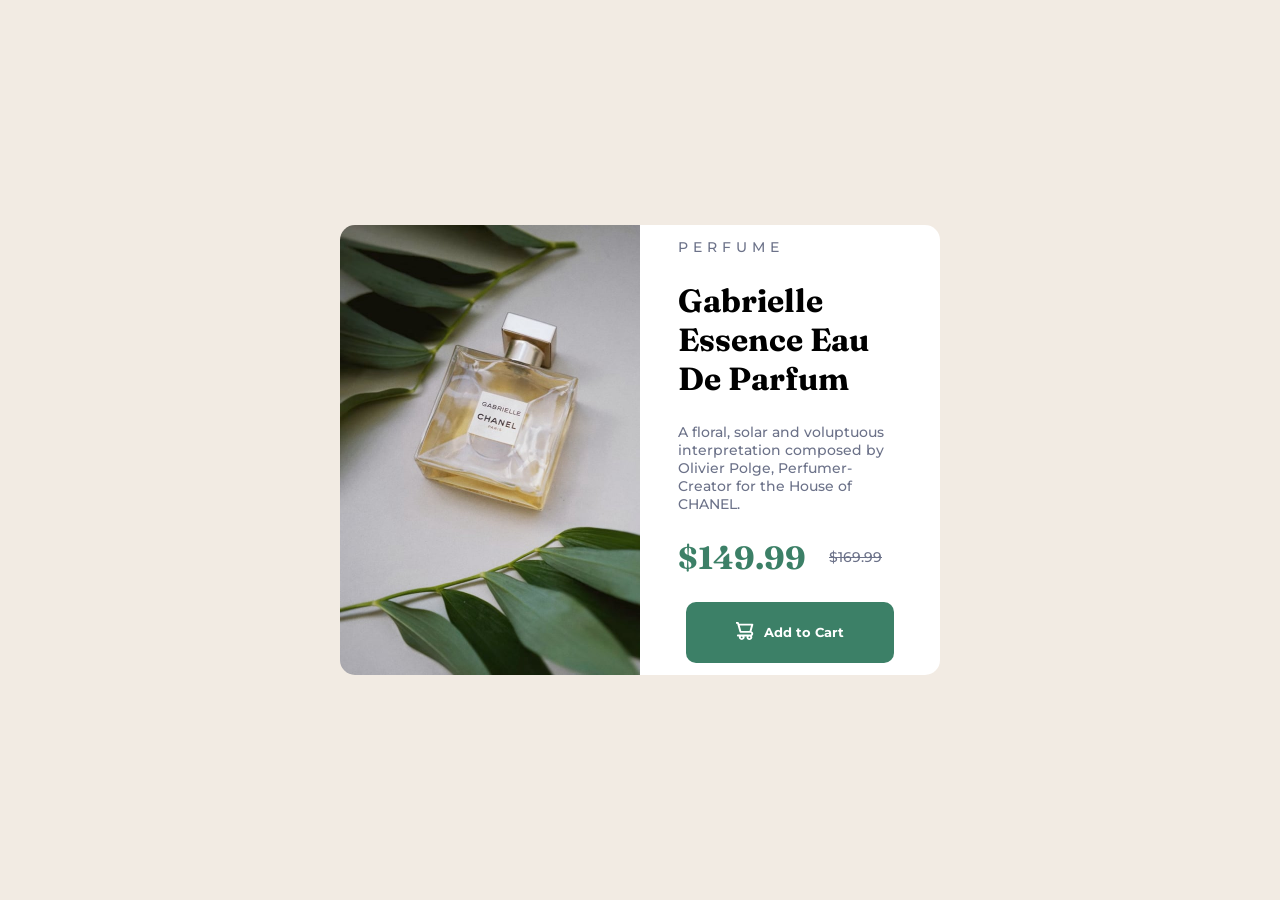
<file: product-preview-card-component-main/index.html>
<!doctype html>
<html lang="en">
  <head>
    <meta charset="UTF-8" />
    <meta name="viewport" content="width=device-width, initial-scale=1.0" />
    <!-- displays site properly based on user's device -->

    <link
      rel="icon"
      type="image/png"
      sizes="32x32"
      href="./images/favicon-32x32.png"
    />

    <title>Frontend Mentor | Product preview card component</title>
    <style>
      .attribution {
        font-size: 0.6875rem;
        text-align: center;
      }
      .attribution a {
        color: hsl(228, 45%, 44%);
      }
    </style>
    <link rel="stylesheet" href="style.css" />
  </head>
  <body>
    <div class="container">
      <div class="picture">
  
      </div>
      <div class="details">
        <p class="perfume">PERFUME</p>
        <h1>Gabrielle Essence Eau De Parfum</h1>
        <p>
          A floral, solar and voluptuous interpretation composed by Olivier
          Polge, Perfumer-Creator for the House of CHANEL.
        </p>
        <div class="discount">
          <h1>$149.99</h1>
          <p>$169.99</p>
        </div>
        <div class="button">
          <button><span><img src="images/icon-cart.svg" alt=""></span>Add to Cart</button>
        </div>
      </div>
    </div>
  </body>
</html>
</file>
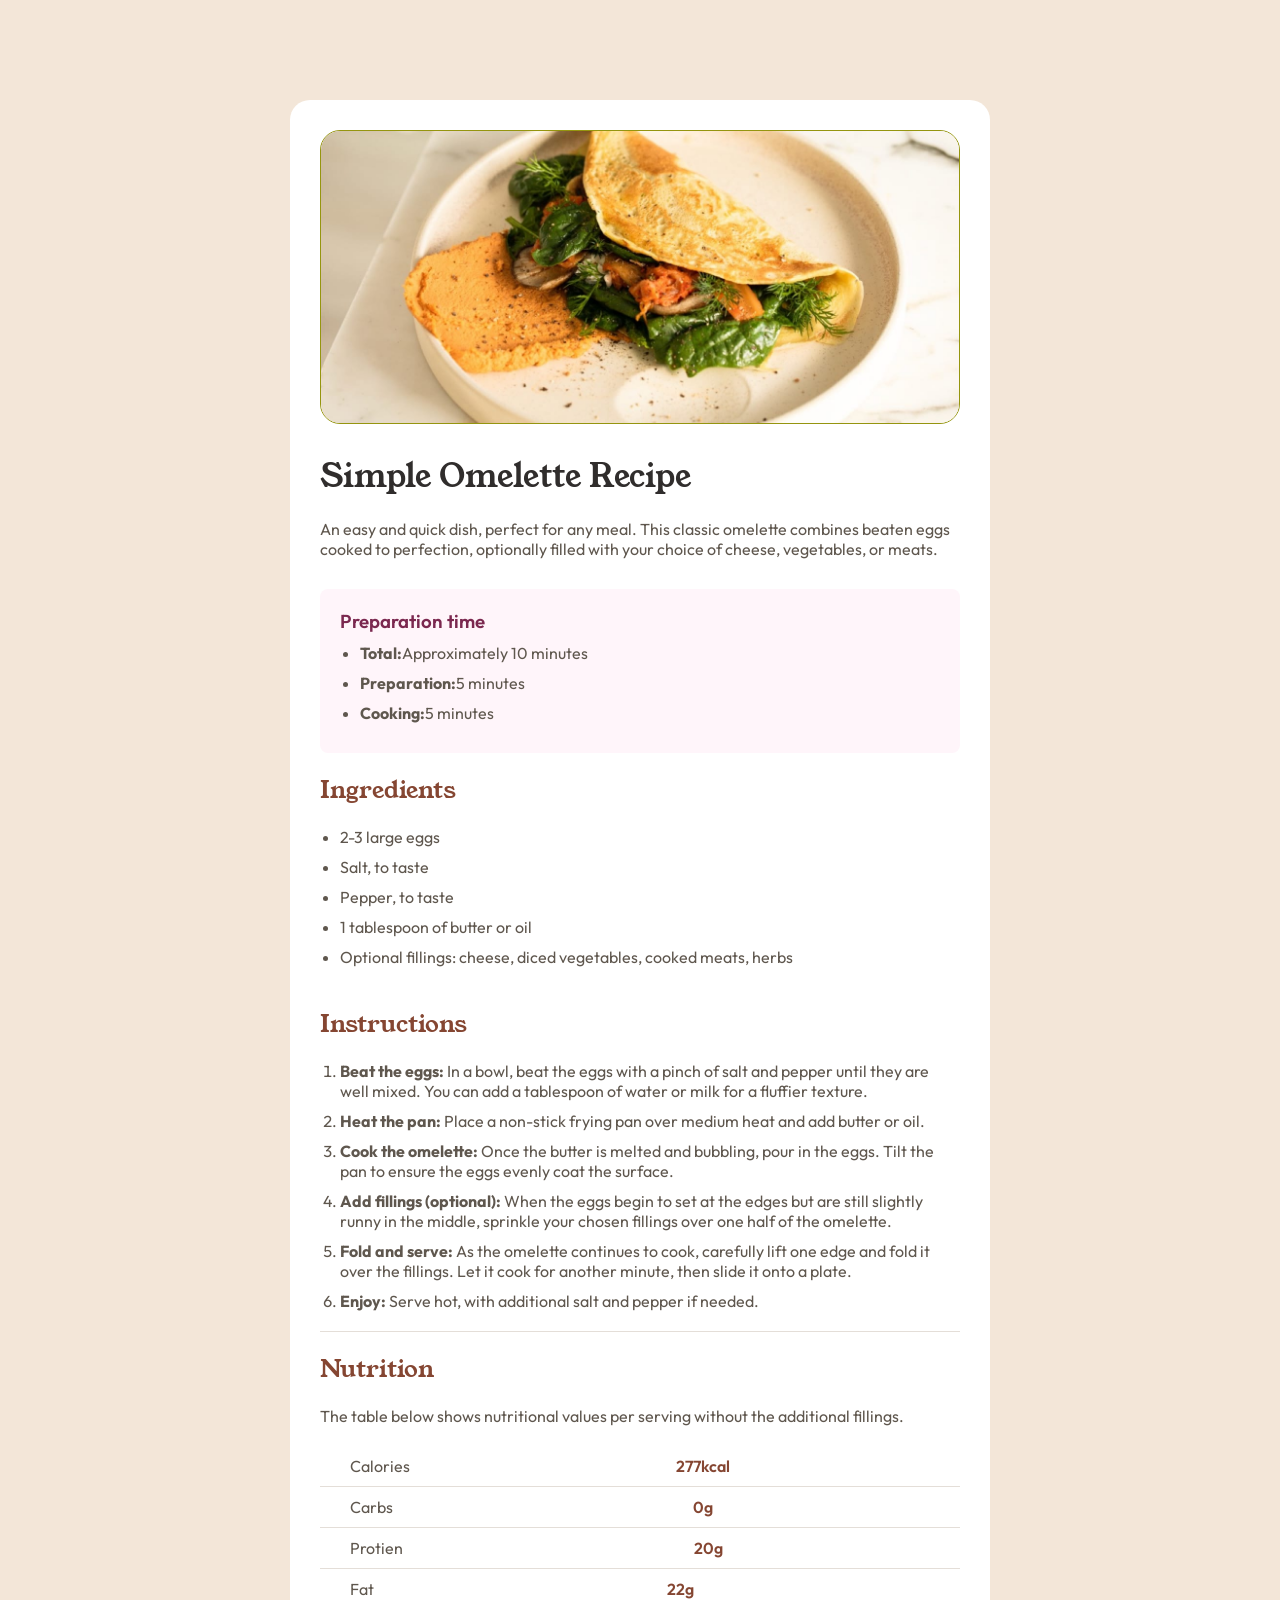
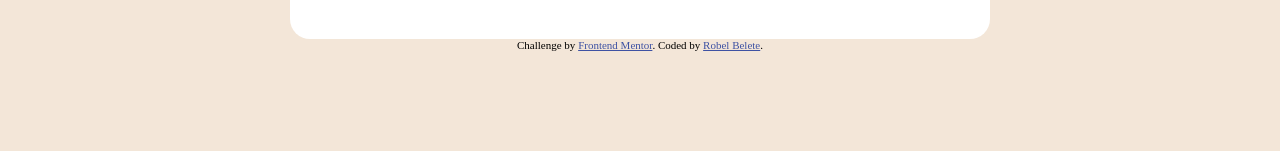
<file: recipe-page-main/index.html>
<!DOCTYPE html>
<html lang="en">
<head>
  <meta charset="UTF-8">
  <meta name="viewport" content="width=device-width, initial-scale=1.0"> <!-- displays site properly based on user's device -->

  <link rel="icon" type="image/png" sizes="32x32" href="./assets/images/favicon-32x32.png">
  <link rel="stylesheet" href="style.css">
  
  <title>Frontend Mentor | Recipe page</title>

  <!-- Feel free to remove these styles or customise in your own stylesheet 👍 -->
  <style>
    .attribution { font-size: 0.6875rem; text-align: center; }
    .attribution a { color: hsl(228, 45%, 44%); }
  </style>
</head>
<body>
<div class="container">
    <div class="image-wrapper">
       <img src="assets/images/image-omelette.jpeg"  alt="omelette">
    </div>
    <div class="intro">
      <h1>Simple Omelette Recipe</h1>
      <p> An easy and quick dish, perfect for any meal. This classic omelette combines beaten eggs cooked 
        to perfection, optionally filled with your choice of cheese, vegetables, or meats.</p>
    </div>
    <div class="preparation-time">
     <h3>Preparation time</h3>
     <ul>
      <li><strong>Total:</strong>Approximately 10 minutes</li>
      <li><strong>Preparation:</strong>5 minutes</li>
      <li><strong>Cooking:</strong>5 minutes</li>
     </ul>
   </div>
   <div class="ingredients">
     <h2>Ingredients</h2>
     <ul>
      <li>2-3 large eggs</li>
      <li>Salt, to taste</li>
      <li>Pepper, to taste</li>
      <li>1 tablespoon of butter or oil</li>
      <li id="last">Optional fillings: cheese, diced vegetables, cooked meats, herbs</li>
     </ul>
   </div>
   <div class="instructions">
      <h2>Instructions</h2>
      <ol>
       <li>
        <strong>Beat the eggs:</strong>
        In a bowl, beat the eggs with a pinch of salt and pepper until they are well mixed. 
        You can add a tablespoon of water or milk for a fluffier texture.
       </li>
       <li>
        <strong>Heat the pan:</strong>
        Place a non-stick frying pan over medium heat and add butter or oil.
       </li>
       <li>
        <strong>Cook the omelette:</strong>
        Once the butter is melted and bubbling, pour in the eggs. Tilt the pan to ensure 
        the eggs evenly coat the surface.
       </li>
       <li>
        <strong>Add fillings (optional):</strong>
        When the eggs begin to set at the edges but are still slightly runny in the 
        middle, sprinkle your chosen fillings over one half of the omelette.
       </li>
       <li>
        <strong>Fold and serve:</strong>
        As the omelette continues to cook, carefully lift one edge and fold it over the 
        fillings. Let it cook for another minute, then slide it onto a plate.
       </li>
       <li id="last">
        <strong>Enjoy:</strong>
        Serve hot, with additional salt and pepper if needed.
       </li>
      </ol>
   </div>
   <div class="nutritions">
     <h2>Nutrition</h2>
     <p class="pp">The table below shows nutritional values per serving without the additional fillings.</p>
     <article>
      <p>Calories
        <span>277kcal</span>
      </p>
      <p>Carbs  
        <span>0g</span>
      </p>
      <p>Protien
        <span>20g</span>
      </p>
      <p id="final">Fat
        <span>22g</span>
      </p>
     </article>
   </div>
</div>

  <footer class="attribution">
    Challenge by <a href="https://www.frontendmentor.io?ref=challenge">Frontend Mentor</a>. 
    Coded by <a href="#">Robel Belete</a>.
  </footer>
</body>
</html>
</file>
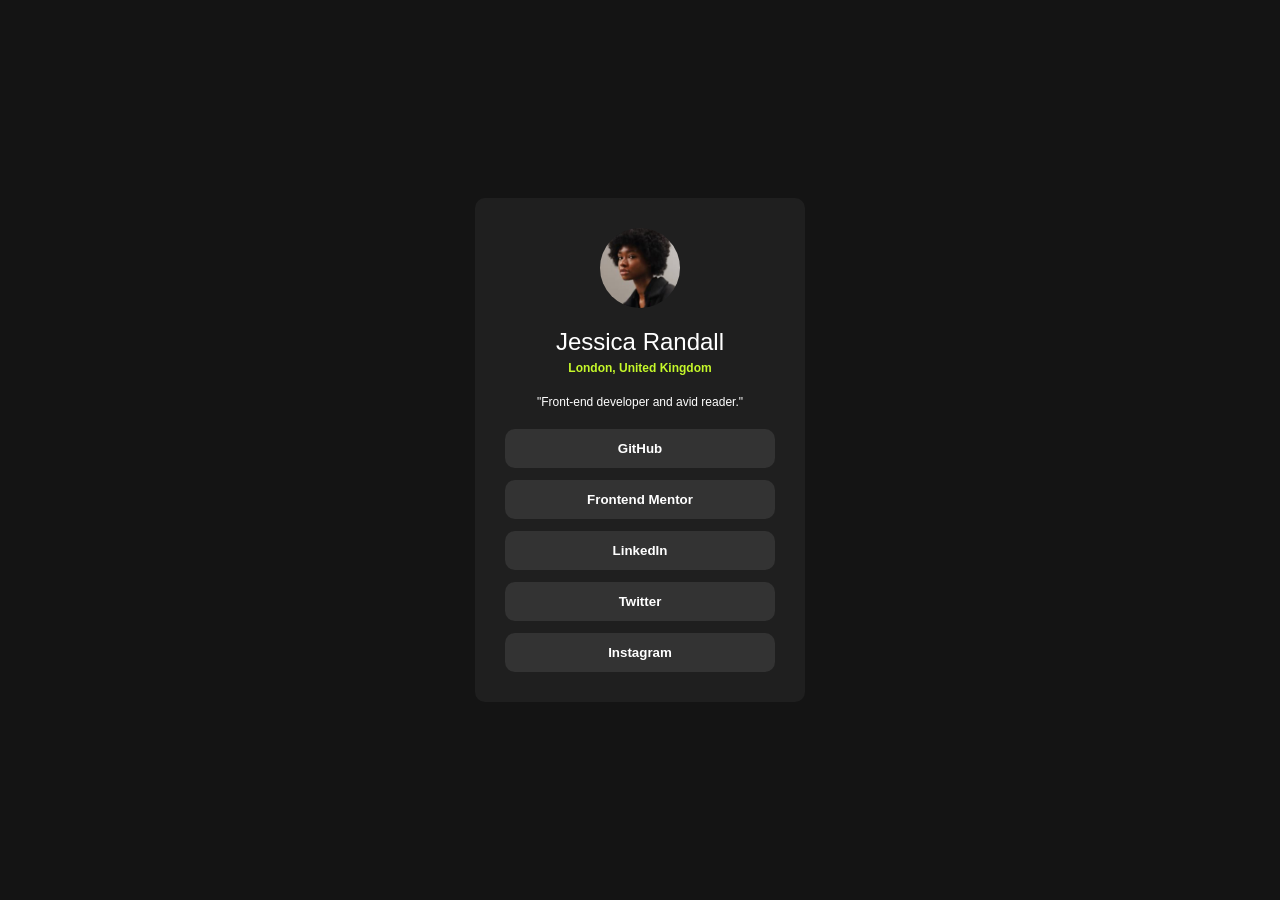
<file: social-links-profile-main/index.html>
<!doctype html>
<html lang="en">
  <head>
    <meta charset="UTF-8" />
    <meta name="viewport" content="width=device-width, initial-scale=1.0" />
    <!-- displays site properly based on user's device -->

    <link
      rel="icon"
      type="image/png"
      sizes="32x32"
      href="./assets/images/favicon-32x32.png"
    />

    <link
      rel="stylesheet"
      href="./assets/fonts/Inter-VariableFont_slnt,wght.ttf"
    />

    <link rel="stylesheet" href="./styles.css" />

    <title>Frontend Mentor | Social links profile</title>

    <!-- Feel free to remove these styles or customise in your own stylesheet 👍 -->
    <!-- <style>
      .attribution {
        font-size: 0.6875rem;
        text-align: center;
      }
      .attribution a {
        color: hsl(228, 45%, 44%);
      }
    </style> -->
  </head>
  <body>
    <div class="wrapper">
      <div class="profile">
        <!-- <div class="img-wrapper"> -->
        <img src="./assets/images/avatar-jessica.jpeg" alt="Jessica Randall" />
        <!-- </div> -->
        <div class="profile-info">
          <h1>Jessica Randall</h1>
          <p>London, United Kingdom</p>
        </div>

        <p class="profile-description">"Front-end developer and avid reader."</p>
      </div>

      <div class="button-wrapper">
        <button>GitHub</button>
        <button>Frontend Mentor</button>
        <button>LinkedIn</button>
        <button>Twitter</button>
        <button>Instagram</button>
      </div>
    </div>
  </body>
</html>
</file>
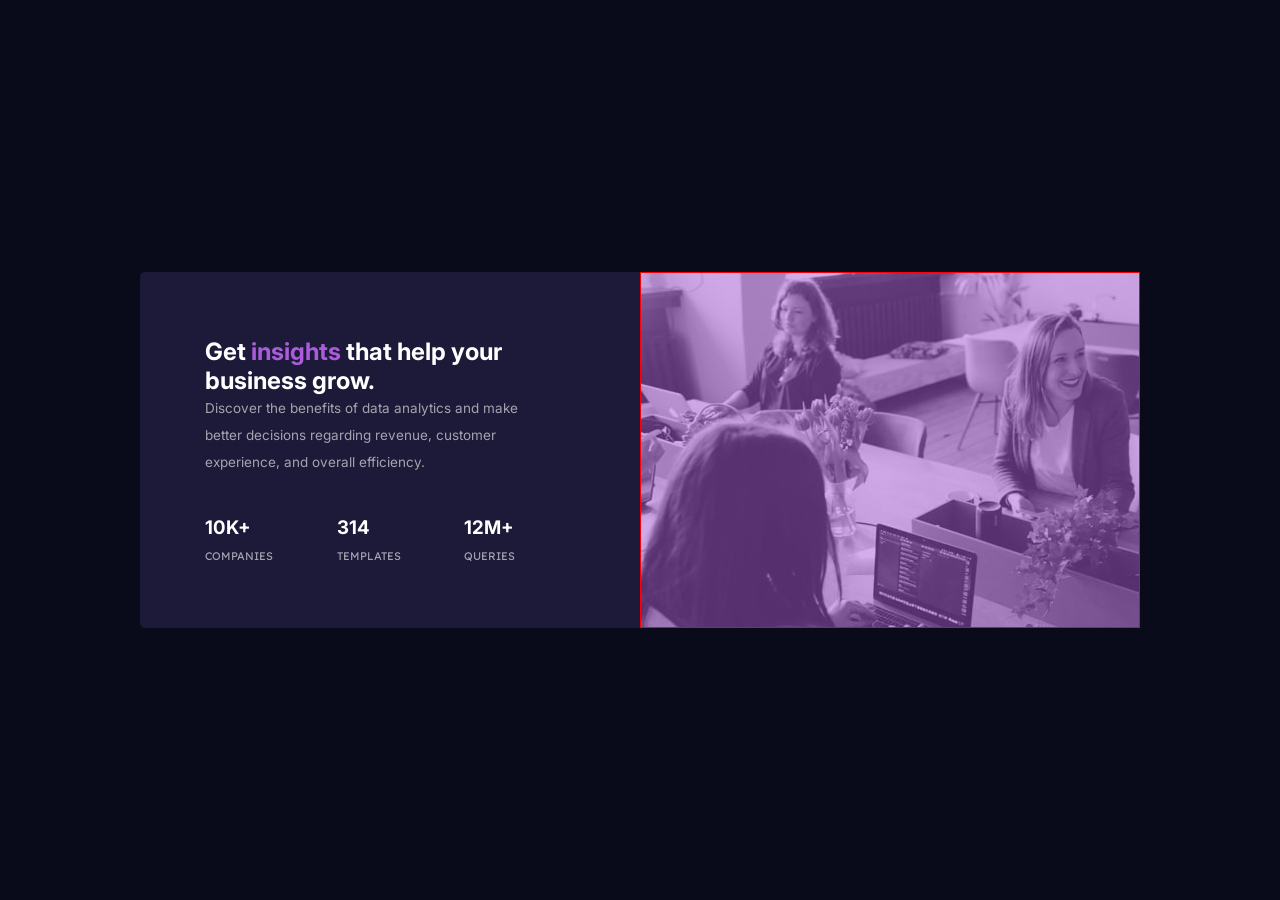
<file: stats-preview-card-component-main/index.html>
<!doctype html>
<html lang="en">
  <head>
    <meta charset="UTF-8" />
    <meta name="viewport" content="width=device-width, initial-scale=1.0" />
    <!-- displays site properly based on user's device -->

    <link
      rel="icon"
      type="image/png"
      sizes="32x32"
      href="./images/favicon-32x32.png"
    />

    <title>Frontend Mentor | Stats preview card component</title>
    <link rel="stylesheet" href="style.css" />

    <!-- Feel free to remove these styles or customise in your own stylesheet 👍 -->
    <style>
      .attribution {
        font-size: 0.6875rem;
        text-align: center;
      }
      .attribution a {
        color: hsl(228, 45%, 44%);
      }
    </style>
  </head>
  <body>
    <section class="container">
      <div class="details">
        <h1>
          Get <span class="highlight">insights</span> that help your business
          grow.
        </h1>
        <p class="pp">
          Discover the benefits of data analytics and make better decisions
          regarding revenue, customer experience, and overall efficiency.
        </p>
        <div class="stats">
          <div class="stat">
            <h3>10K+</h3>
            <p>COMPANIES</p>
          </div>
          <div class="stat">
            <h3>314</h3>
            <p>TEMPLATES</p>
          </div>
          <div class="stat">
            <h3>12M+</h3>
            <p>QUERIES</p>
          </div>
        </div>
      </div>
      <div class="picture"></div>
    </section>
  </body>
</html>
</file>
<file: product-preview-card-component-main/style.css>
@font-face {
  src: url(Fraunces-VariableFont_SOFT\,WONK\,opsz\,wght.ttf);
  font-family: fraunces;
}

@font-face {
  src: url(Montserrat-VariableFont_wght.ttf);
  font-family: Montserrat;
}
* {
  margin: 0;
  padding: 0;
  box-sizing: border-box;
}
:root {
  --Green-500: hsl(158, 36%, 37%);
  --Green-700: hsl(158, 42%, 18%);
  --Black: hsl(212, 21%, 14%);
  --Grey: hsl(228, 12%, 48%);
  --Cream: hsl(30, 38%, 92%);
  --White: hsl(0, 0%, 100%);
}
body {
  background-color: var(--Cream);
  height: 100vh;
  display: flex;
  align-items: center;
  justify-content: center;
}
.container {
  display: flex;
  justify-content: center;
  align-items: center;
  margin: 100px;
  border-radius: 15px;
}
.details {
  display: flex;
  flex-direction: column;
  background-color: white;
  gap: 25px;
  padding: 38px;
  width: 300px;
  height: 450px;
  border-top-right-radius: 15px;
  border-bottom-right-radius: 15px;
  justify-content: center;
}
.details h1 {
  font-family: fraunces;
  font-weight: 700;
}
.details p {
  font-family: montserrat;
  font-size: 14px;
  font-weight: 500;
  color: var(--Grey);
}
.perfume {
  letter-spacing: 5px;
}
.discount {
  display: flex;
  align-items: center;
  gap: 23px;
}
.discount h1 {
  color: var(--Green-500);
}
.discount p {
  text-decoration: line-through;
}
.button {
  display: flex;
  justify-content: center;
  align-items: center;
}
button {
  border: px solid rgb(0, 0, 0);
  display: flex;
  border: none;
  background-color: var(--Green-500);
  color: white;
  font-family: montserrat;
  font-weight: 700;
  padding: 20px 50px;
  border-radius: 10px;
  align-items: center;
  cursor: pointer;
}
.button img {
  width: 18px;
  height: 18px;
  margin-right: 10px;
}
.picture {
  display: flex;
  background-image: url(images/image-product-desktop.jpg);
  width: 300px;
  height: 450px;
  background-size: contain;
  border-top-left-radius: 15px;
  border-bottom-left-radius: 15px;
}
button:hover {
  background-color: var(--Green-700);
}
@media (max-width: 600px) {
  .container {
    flex-direction: column;
    height: 80%;
    max-width: 95%;
  }
  .picture {
    background-image: url(images/image-product-mobile.jpg);
    background-repeat: no-repeat;
    background-size: cover;
    background-position: center;
  }
  .picture {
    border-top-right-radius: 15px;
    border-bottom-left-radius: 0px;
  }
  .details {
    border-bottom-left-radius: 15px;
    border-top-right-radius: 0px;
  }
}
</file>
<file: recipe-page-main/style.css>
@font-face{
    src: url(assets/fonts/outfit/Outfit-VariableFont_wght.ttf);
font-family: outfit;}
    
@font-face{
    src: url(assets/fonts/young-serif/YoungSerif-Regular.ttf);
    font-family: young;}
*{
    margin: 0;
    padding: 0;
    box-sizing: border-box;
}
:root{
 --White:hsl(0, 0%, 100%);
 --Stone-100: hsl(30, 54%, 90%);
 --Stone-150: hsl(30, 18%, 87%);
 --Stone-600: hsl(30, 10%, 34%);
 --Stone-900: hsl(24, 5%, 18%);
 --Brown-800: hsl(14, 45%, 36%);
 --Rose-800: hsl(332, 51%, 32%);
 --Rose-50: hsl(330, 100%, 98%);
}
body{
    background-color: var(--Stone-100);
    min-height: 100vh;
    display: flex;
    flex-direction: column;
    align-items: center;
    margin: 100px;
}
.container{
    display: flex;
    flex-direction: column;
    padding: 30px;
    background-color: white;
    width: 700px;
    border-radius: 20px;
}
img{
    display: flex;
    border: solid 1px rgb(149, 149, 15);
    width: 100%;
    align-items: center;
    justify-content: center;
    border-radius: 20px;
}
.intro{
    margin-top: 30px;
    margin-bottom: 30px;
}
.intro h1{
    font-family: young;
    font-weight: 400;
    color: var(--Stone-900);
    margin-bottom: 20px;
}
.intro p{
    color: var(--Stone-600);
    font-family: outfit;
    font-weight: 400;
}
.preparation-time{
    display: flex;
    flex-direction: column;
    background-color: var(--Rose-50);
    padding: 20px;
    border-radius: 8px;
    margin-bottom: 20px;
}
.preparation-time h3{
    font-family: outfit;
    font-weight: 600;
    color: var(--Rose-800);
}
.preparation-time ul{
    margin-left: 10px;
}
.preparation-time li{
    margin: 10px;
    font-family: outfit;
    font-weight: 400;
    color: var(--Stone-600);
}
.ingredients h2{
    font-family: young;
    color: var(--Brown-800);
    font-weight:400;
    margin-bottom: 20px;
}
.ingredients ul{
    margin-left: 10px;
}
.ingredients li{
    margin: 10px;
    font-family: outfit;
    font-weight:400;
    color: var(--Stone-600);
}
#last{
    margin-bottom: 20px;
    color: var(--Stone-600);
}
.instructions h2{
    font-family: young;
    color: var(--Brown-800);
    font-weight:400;
    margin-bottom: 20px;
    margin-top: 20px;
}
.instructions{
    border-bottom: 1px solid var(--Stone-150);
}
.instructions ol{
    margin-left: 10px;
}
.instructions li{
    margin: 10px;
    font-family: outfit;
    font-weight:400;
    color: var(--Stone-600);
}
#last1{
    margin-bottom: 20px;
    color: var(--Stone-600);
}
.nutritions h2{
     font-family: young;
    color: var(--Brown-800);
    font-weight:400;
    margin-bottom: 20px;
    margin-top: 20px;
}
.nutritions .pp{
    font-family: outfit;
    font-weight:400;
    color: var(--Stone-600);
    margin-bottom: 20px;
}
article p{
    display: flex;
    font-family: outfit;
    font-weight:400;
    color: var(--Stone-600);
    padding: 10px 30px;
    border-bottom: 1px solid var(--Stone-150);
}
article p span{
    display: flex;
    flex-direction: column;
    color: var(--Brown-800);
    font-weight: 600;
    min-width: 300px;
    align-items: end;
    
}
article p span {
  position: relative;
  left: 20px; 
}
#final{
    border-bottom: none;
}
@media(max-width: 375px){
    .container{
        min-width: initial;
        width: 90%;
    }
}
</file>
<file: social-links-profile-main/styles.css>
/* @import url('./assets/fonts/Inter-VariableFont_slnt\,wght.ttf'); */

@font-face {
  font-family: 'Inter';
  src: url('./assets/fonts/Inter-VariableFont_slnt\,wght.ttf') format('ttf');
  font-weight: normal;
  font-style: normal;
}

* {
  box-sizing: border-box;
  margin: 0;
  padding: 0;
}

:root {
  --green: hsl(75, 94%, 57%);
  --white: hsl(0, 0%, 100%);
  --grey-700: hsl(0, 0%, 20%);
  --grey-800: hsl(0, 0%, 12%);
  --grey-900: hsl(0, 0%, 8%);

  font-family: "Inter", sans-serif;
}

body {
  display: flex;
  flex-direction: column;
  justify-content: center;
  align-items: center;
  min-height: 100vh;
  background-color: var(--grey-900);
}

.wrapper {
  display: flex;
  flex-direction: column;
  align-items: center;
  background-color: var(--grey-800);
  border-radius: 10px;
  padding: 30px;
  gap: 20px;
  min-width: 330px;
}

.profile {
  display: flex;
  flex-direction: column;
  align-items: center;
  gap: 20px;
}

.profile img {
  border-radius: 50%;
  width: 80px;
  height: 80px;
}

p {
  color: var(--white);
  font-size: 16px;
}

.profile-info {
  color: var(--white);
  gap: 5px;
  display: flex;
  flex-direction: column;
  align-items: center;
}

.profile-info h1 {
  font-size: 24px;
  font-weight: 400;
}

.profile-info p {
	color: var(--green);
	font-size: 12px;
	font-weight: 700;
}

.profile-description {
	font-size: 12px;
	font-weight: 400;
}

.button-wrapper {
  display: flex;
  flex-direction: column;
  gap: 12px;
  width: 100%;
}

.button-wrapper button {
  border: none;
  background-color: var(--grey-700);
  color: var(--white);
  padding: 12px 10px;
  border-radius: 10px;
  font-weight: 600;
}

.button-wrapper button:hover {
  background-color: var(--green);
  cursor: pointer;
  color: var(--grey-700)
}

@media (max-width: 375px) {
	.wrapper {
		min-width: initial;
		width: 90%;
	}
}

@media (max-width: 1440px) {
}
</file>
<file: stats-preview-card-component-main/style.css>
@font-face {
  src: url(LexendDeca-VariableFont_wght.ttf);
  font-family: Lexend;
}
@font-face {
  src: url(Inter-VariableFont_opsz\,wght.ttf);
  font-family: inter;
}
* {
  margin: 0;
  padding: 0;
  box-sizing: border-box;
}
:root {
  --Navy-950: hsl(233, 47%, 7%);
  --Blue-950: hsl(244, 37%, 16%);
  --Purple-500: hsl(277, 64%, 61%);

  --White-100: hsl(0, 0%, 100%);
  --White-200: hsla(0, 0%, 100%, 0.75);
  --White-300: hsla(0, 0%, 100%, 0.6);
}
body {
  display: flex;
  background-color: hsl(233, 47%, 7%);
  min-height: 100vh;
  justify-content: center;
  align-items: center;
}
.container {
  border-radius: 5px;
  display: flex;
  margin: 100px;
  background-color: hsl(244, 37%, 16%);
  height: fit-content;
  width: fit-content;
  width: 1000px;
}
.details {
  display: flex;
  flex-direction: column;
  color: white;
  width: 50%;
  padding: 65px;
  justify-content: space-between;
}
h1 {
  font-family: inter;
  font-weight: 700;
}
.pp {
  margin-bottom: 40px;
  font-family: inter;
  font-weight: 400;
  font-size: 13.5px;
  color: var(--White-300);
  line-height: 2;
  width: 340px;
}
.stats {
  display: flex;
  justify-content: space-between;
  align-items: center;
  width: 310px;
  flex-wrap: wrap;
}
.stat h3 {
  margin-bottom: 10px;
  font-family: inter;
}
.stat p {
  font-family: lexend;
  font-weight: 400;
  font-size: 0.6875rem;
  color: var(--White-300);
}
.highlight {
  color: hsl(277, 64%, 61%);
}
.picture {
  border: 1px solid red;
  width: 50%;
  position: relative;
  background: url(images/image-header-desktop.jpg) no-repeat;
}
img {
  display: block;
  width: 100%;
  height: 100%;
  border-top-right-radius: 5px;
  border-bottom-right-radius: 5px;
}
.picture::after {
  content: "";
  position: absolute;
  inset: 0;
  background: hsl(277, 64%, 61%);
  opacity: 0.5;
}
@media (max-width: 700px) {
  .container {
    width: 480px;
    display: flex;
    flex-direction: column-reverse;
    border: 1px solid white;
  }
  .picture {
    width: 100%;
    height: 350px;
    /* height: 500px; */
    overflow: hidden;
    position: relative;
    background-image: url(images/image-header-mobile.jpg);
    background-size: contain;
  }
  .details {
    display: flex;
    align-items: center;
    justify-content: center;
    width: 100%;
  }
  .details h1{
    text-align: center;
    margin-bottom: 20px;
  }
  .pp{
    text-align: center;
  }
  .stats{
    flex-direction: column;
    gap: 20px;
  }
  .stat{
    display: flex;
    align-items: center;
    justify-content: center;
    flex-direction: column;
  }
  .stat h3{
    margin-bottom: 0;
  }

}
</file>
